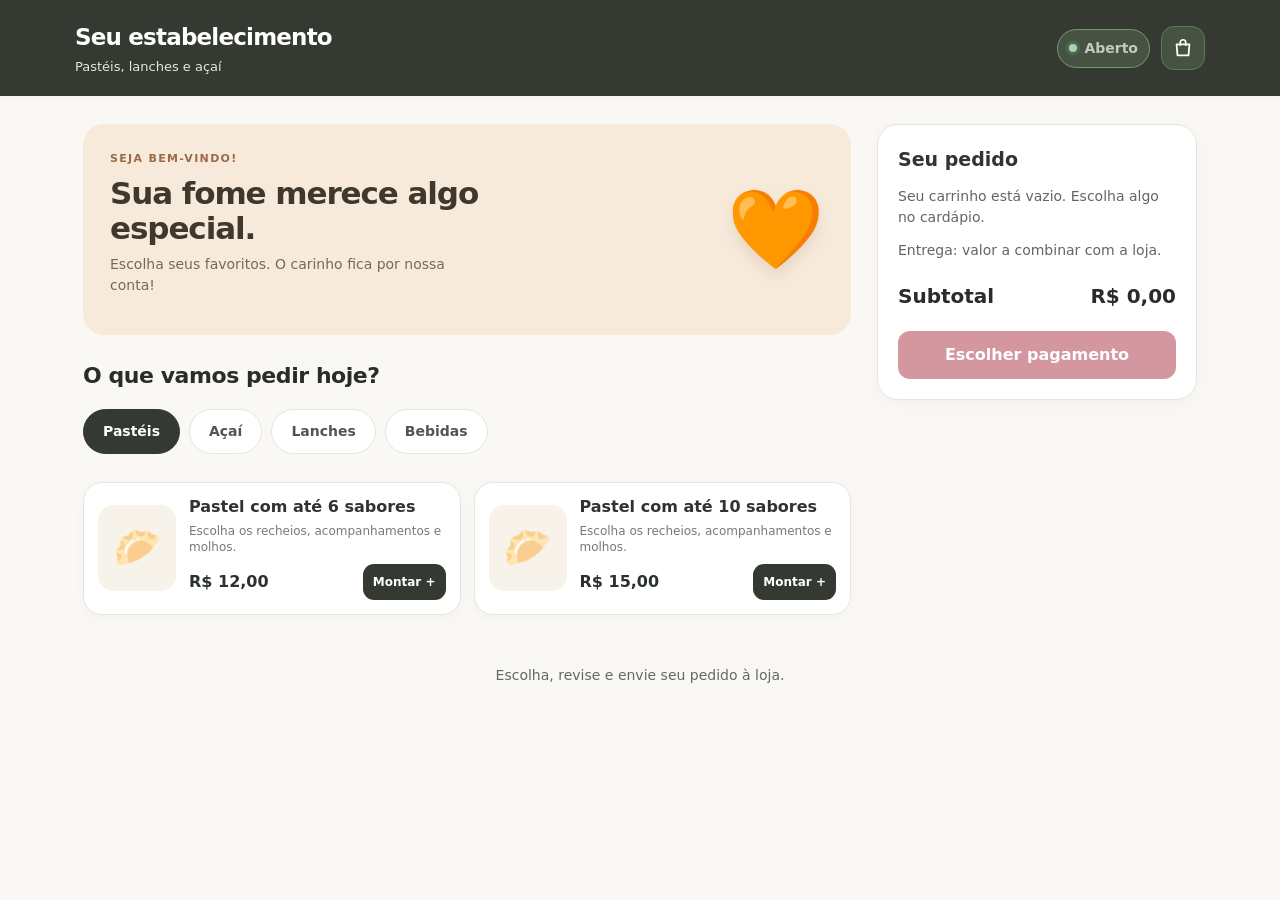
<file: index.html>
<!DOCTYPE html><html lang="pt-BR"><meta charset="UTF-8"><meta name="viewport" content="width=device-width, initial-scale=1"><title>Cardápio • Delivery</title><style>
*{box-sizing:border-box}body{margin:0;background:#f5f5f5;color:#242020;font:16px/1.5 system-ui}header{background:#771b25;color:white;padding:22px 5%;display:flex;justify-content:space-between;align-items:center}h1,h2,h3,p{margin:0 0 12px}h1{font-size:26px}button,input,textarea{font:inherit}button{cursor:pointer;border:0;border-radius:10px;padding:12px 16px;background:#771b25;color:white;font-weight:650}button:disabled{opacity:.5;cursor:default}button.secondary{background:#eee;color:#333}main{max-width:1250px;margin:auto;padding:28px;display:grid;grid-template-columns:1fr 350px;gap:30px}.intro{display:flex;align-items:center;justify-content:space-between;background:#ffe7a0;border-radius:16px;padding:24px;margin-bottom:24px}.intro img{width:145px;height:135px;object-fit:cover;border-radius:12px}.intro h2{font-size:30px}nav{display:flex;gap:8px;flex-wrap:wrap;margin-bottom:24px}nav button{background:white;color:#333}nav button.active{background:#771b25;color:white}.grid{display:grid;grid-template-columns:repeat(2,1fr);gap:14px}.card,aside{background:white;border:1px solid #e5e1e1;border-radius:14px;padding:20px}.card{display:flex;flex-direction:column;align-items:start}.card p{color:#666;font-size:14px;flex:1}.card strong{margin-bottom:14px;font-size:18px}.card button{width:100%}aside{position:sticky;top:20px;align-self:start}.muted{color:#686363;font-size:14px}.line{padding:14px 0;border-bottom:1px solid #eee}.qty{display:flex;gap:12px;align-items:center;margin-top:10px}.qty button{padding:4px 12px}.total{display:flex;justify-content:space-between;margin:20px 0;font-size:20px;font-weight:750}dialog{border:0;border-radius:18px;padding:25px;width:min(650px,94vw);max-height:90vh;overflow:auto}dialog::backdrop{background:#0009}.close{float:right;background:#eee;color:#333;padding:6px 12px}label{display:block;margin:12px 0 5px}input,textarea{width:100%;padding:11px;border:1px solid #bbb;border-radius:8px}input[type=checkbox],input[type=radio]{width:auto}.payment-option{padding:14px;background:#f5f5f5;border-radius:10px} [hidden]{display:none!important}.options{display:grid;grid-template-columns:1fr 1fr;gap:5px}.options label{background:#f5f5f5;padding:9px;border-radius:8px;margin:0;font-size:14px}.actions{display:flex;gap:10px;margin-top:20px;flex-wrap:wrap}.fields{display:grid;grid-template-columns:1fr 1fr;gap:0 15px}pre{white-space:pre-wrap;overflow-wrap:anywhere;background:#dcf8d3;color:#152b18;border:1px solid #c6e6bd;padding:20px;border-radius:10px;font:15px/1.55 system-ui}pre strong{font-weight:750}#review{width:min(540px,94vw)}.error{color:#a01929}.wide{width:100%}details{margin-top:20px}summary{cursor:pointer;font-size:14px}footer{text-align:center;padding:22px;color:#666;font-size:14px}@media(max-width:800px){main{grid-template-columns:1fr;padding:16px;gap:20px}aside{position:static}.intro{padding:18px}.intro h2{font-size:24px}.intro img{width:100px;height:100px}.grid{gap:10px}.card{padding:15px}.fields{grid-template-columns:1fr}header{padding:18px}h1{font-size:22px}}@media(max-width:400px){.grid{grid-template-columns:1fr}.options{grid-template-columns:1fr}}

body{background:#f6f7f9;color:#253044}header{background:#fff;color:#253044;border-bottom:1px solid #e8ebf0}header span{font-size:14px;color:#727b8b}.intro{background:#fff;border:1px solid #e8ebf0;box-shadow:0 8px 24px #26324b06}.intro h2{font-size:28px}.card,aside{border-color:#e8ebf0;border-radius:18px;box-shadow:0 6px 20px #26324b04}.card{transition:transform .15s,box-shadow .15s}.card:hover{transform:translateY(-2px);box-shadow:0 12px 25px #26324b0c}.card p{color:#727b8b}button{background:#aa3042;border-radius:12px;transition:background .15s,transform .15s}button:hover{filter:brightness(.96)}button:focus-visible,input:focus-visible,textarea:focus-visible{outline:3px solid #bd718666;outline-offset:3px}nav button{border:1px solid #e8ebf0}nav button.active{background:#aa3042;border-color:#aa3042}dialog{padding:28px;border-radius:24px;box-shadow:0 24px 80px #19253f30}dialog::backdrop{background:#17223866;backdrop-filter:blur(4px)}input,textarea{border-color:#dce1e8;background:#fff}input[type=checkbox],input[type=radio]{accent-color:#aa3042}.options label{background:#fff;border:1px solid #e4e8ed;padding:12px;transition:border-color .15s}.options label:has(input:checked){border-color:#aa3042;background:#fff3f5}.options label:has(input:disabled:not(:checked)){opacity:.45}.counter{font-size:14px;color:#68758a;margin:4px 0 12px}.counter.full{color:#aa3042}.payment-option{display:flex;gap:14px;align-items:center;background:#fff;border:1px solid #e4e8ed;padding:16px;cursor:pointer;transition:.15s}.payment-option:has(input:checked){border-color:#aa3042;background:#fff3f5;box-shadow:0 0 0 1px #aa3042}.pay-icon{display:flex;align-items:center;justify-content:center;width:46px;height:46px;flex-shrink:0;background:#f2f4f8;border-radius:12px;font-size:25px}.pay-icon.pix{color:#168a7e;background:#e7f7f2}.pay-text{flex:1}.pay-text strong,.pay-text small{display:block}.pay-text small{color:#738096;font-size:14px;font-weight:400}.checkout-section{margin:20px 0;border-bottom:1px solid #e9edf2;padding-bottom:18px}.checkout-section h3{font-size:16px;margin-bottom:10px}.checkout-section p{margin:6px 0;font-size:15px}.checkout-item{padding:12px 0}.checkout-item+.checkout-item{border-top:1px solid #edf0f5}.checkout-item p{color:#66748a;font-size:14px}.checkout-total{display:flex;justify-content:space-between;font-size:22px;font-weight:750;margin-bottom:8px}.checkout-code{font-size:14px;color:#738096}#review{width:min(600px,94vw)}#review .actions{display:grid;grid-template-columns:1fr 1fr}#review #send{grid-column:1/-1;background:#16834d}#review #copy{grid-column:1/-1;background:#f4f6f9;color:#69758a}@media(prefers-reduced-motion:reduce){*{transition:none!important}}@media(max-width:500px){dialog{padding:20px}.intro h2{font-size:24px}.pay-icon{width:40px;height:40px}.card h3{font-size:17px}}
.fulfillment{border:0;padding:0;margin:20px 0}.fulfillment legend{font-weight:650;margin-bottom:6px}.fulfillment .payment-option{margin:10px 0} .brand{display:flex;align-items:center;gap:16px}.brand img{width:64px;height:64px;border-radius:16px;object-fit:contain;background:white;border:1px solid #e8ebf0}.brand p{margin:4px 0 0}.config-status{max-width:1200px;margin:16px auto;padding:0 24px}#newOrder{grid-column:1/-1;background:white;color:#69758a;border:1px solid #e4e8ed}@media(max-width:600px){header{gap:12px;align-items:flex-start}header>span{display:none}.brand img{width:52px;height:52px}.brand h1{font-size:22px}} :root{--brand-primary:#aa3042}button,nav button.active{background:var(--brand-primary)}.payment-option:has(input:checked),.options label:has(input:checked){border-color:var(--brand-primary)}input[type=radio],input[type=checkbox]{accent-color:var(--brand-primary)} </style><link rel="stylesheet" href="./assets/mobile-first.css"><style id="v03-header-enhancements">
.header-actions{display:flex;align-items:center;gap:11px}
.store-status{display:inline-flex;align-items:center;gap:7px;border:1px solid #7b9577;border-radius:999px;padding:8px 11px;background:#465343;color:#e7f5df;font-size:12px;font-weight:700;white-space:nowrap}
.status-dot{width:8px;height:8px;border-radius:50%;background:#a5d6a7;box-shadow:0 0 0 3px #a5d6a722}
.store-status.is-closed{background:#4c4140;border-color:#927b78;color:#f6d9d6}
.store-status.is-closed .status-dot{background:#e4a6a0;box-shadow:0 0 0 3px #e4a6a022}
.header-cart{position:relative!important;display:inline-flex!important;align-items:center;justify-content:center;min-width:44px;min-height:44px;padding:9px!important;border:1px solid #677362!important;background:#465343!important;border-radius:13px!important;color:#fff!important}
.header-cart:hover{background:#55644f!important}
.header-cart-count{position:absolute;right:-7px;top:-8px;min-width:20px;height:20px;padding:0 5px;border-radius:999px;background:#f7dfb4;color:#30352d;display:grid;place-items:center;font-size:11px;font-weight:800;border:2px solid #343a31}
.header-cart-count[hidden]{display:none!important}
#mobileCartBar,#mobileCartBar *{color:#fff!important}
#mobileCartBar{background:#343a31!important;border:1px solid #586455!important}
#mobileCartBar button{color:#fff!important;background:#343a31!important;border:1px solid #899588!important}
#mobileCartBar small,#mobileCartBar .mobile-cart-copy small{color:#e0e9dc!important}
@media(max-width:430px){.header-actions{gap:7px}.store-status{padding:7px 9px}.header-cart{min-width:42px;min-height:42px}}
</style><style id="v03-warm">
:root{--warm-forest:#343a31;--warm-cream:#faf8f4;--warm-sand:#f8eadb;--warm-ink:#292c29;--warm-border:#e9e4dc}
html{background:var(--warm-cream)}body{background:var(--warm-cream)!important;color:var(--warm-ink)!important}
header{background:var(--warm-forest)!important;color:#fff!important;padding:20px max(18px,calc((100vw - 1130px)/2))!important;border:0!important;gap:12px}
header .brand{gap:13px}header .brand h1{font-size:23px!important;letter-spacing:-.035em;color:#fff!important;margin-bottom:2px!important}
header .brand p{font-size:13px!important;color:#e4e8db!important;margin:0!important}
header .brand img{width:60px;height:60px;border-radius:50%!important;border:3px solid #e9e2d1!important;object-fit:cover;background:#f5e7d2!important}
.header-service{font-size:12px!important;color:#e2e9d8!important;white-space:nowrap;background:#465343;border-radius:999px;padding:7px 12px}
main{max-width:1170px!important;gap:26px!important}
.intro{background:var(--warm-sand)!important;border:0!important;border-radius:21px!important;padding:27px!important;min-height:180px;box-shadow:none!important}
.hero-eyebrow{color:#9a6b46!important;letter-spacing:.1em;font-size:11px!important}
.intro h2{color:#3e382e!important;font-size:31px!important;line-height:1.15;max-width:430px}
.intro p{color:#77685a!important;font-size:14px!important;max-width:430px}
.hero-symbol{font-size:78px!important}
.section-heading{color:#292c29;font-size:22px!important;margin:24px 0 15px!important}
nav{margin-bottom:14px!important;gap:9px!important}
nav button{border:1px solid var(--warm-border)!important;border-radius:999px!important;background:#fff!important;color:#505650!important;padding:11px 19px!important;font-weight:650}
nav button.active{background:var(--warm-forest)!important;border-color:var(--warm-forest)!important;color:#fff!important}
.grid{gap:13px!important}
.card{border:1px solid var(--warm-border)!important;border-radius:19px!important;padding:14px!important;background:#fff!important;box-shadow:0 3px 13px #2d281c07!important}
.card h3{color:#30342f!important;font-size:16px!important}
.card p{color:#747b72!important;font-size:12px!important}
.product-icon{background:#f7f2ea!important;border-radius:15px!important}
.product-bottom strong{color:#2b312b!important;font-size:16px!important}
.product-bottom button,.card button{background:var(--warm-forest)!important;color:#fff!important;border-radius:11px!important;font-weight:700}
aside{background:#fff!important;border:1px solid var(--warm-border)!important;border-radius:21px!important;box-shadow:0 4px 18px #27241a08!important}
aside h2{color:#30362e!important}
#mobileCartBar{background:var(--warm-forest)!important;border-radius:16px!important;box-shadow:0 10px 30px #1c281d30!important}
#mobileCartBar button{background:var(--warm-forest)!important}
dialog{border-radius:22px!important;border:1px solid var(--warm-border)!important}
button:focus-visible,a:focus-visible,input:focus-visible{outline:3px solid #b58d55!important;outline-offset:2px}
@media(max-width:800px){
 header{padding:14px 16px!important}
 header .brand h1{font-size:19px!important}
 header .brand img{width:51px;height:51px}
 .header-service{font-size:0!important;padding:7px!important}
 .header-service::before{content:"●";font-size:12px;color:#a5d6a7}
 main{padding:15px!important}
 .intro{min-height:156px!important;padding:21px!important;margin-bottom:20px!important}
 .intro h2{font-size:26px!important;max-width:260px}
 .intro p{font-size:13px!important;max-width:260px}
 .hero-symbol{font-size:54px!important}
 .section-heading{font-size:20px!important}
 .grid{grid-template-columns:1fr!important;gap:11px!important}
 .card{gap:13px!important;padding:12px!important}
 .product-icon{flex-basis:80px!important;width:80px!important;height:88px!important}
}
@media(min-width:600px) and (max-width:800px){.grid{grid-template-columns:1fr 1fr!important}.product-icon{flex-basis:65px!important;width:65px!important}}
@media(prefers-reduced-motion:reduce){*{scroll-behavior:auto!important}}
</style><style id="mobile-v02">
:root{--brand-primary:#aa3042}
body{background:#faf9f6;color:#262a2d}
header{background:#252824;color:#fff;border-bottom:0;padding:15px 5%}
header span{color:#c5c9c1}header .brand h1{font-size:20px;margin:0;color:#fff}header .brand p{color:#c4c7bf;font-size:12px}
.brand img{background:#424a40;border-color:#555;border-radius:13px}
main{max-width:1130px;grid-template-columns:minmax(0,1fr) 320px;gap:24px}
.intro{background:#f7eede;border:0;box-shadow:none;min-height:150px;padding:25px;overflow:hidden}
.hero-eyebrow{display:block;font-size:11px;font-weight:800;letter-spacing:.12em;color:#966c3b;margin-bottom:8px}
.intro h2{font-size:30px;color:#2c2b27;letter-spacing:-.035em;margin-bottom:7px}
.intro p{color:#6a6258;max-width:340px;font-size:14px}
.hero-symbol{font-size:78px;line-height:1;filter:drop-shadow(0 8px 7px #6b4c2820)}
.section-heading{font-size:19px;letter-spacing:-.02em;margin:20px 0 12px}
nav{gap:8px;flex-wrap:nowrap;overflow-x:auto;scrollbar-width:none;padding:2px 0 14px;margin-bottom:7px}
nav button{flex-shrink:0;border-radius:999px;padding:10px 17px;background:#fff;border:1px solid #e7e6e2;color:#454b48;font-size:14px}
nav button.active{background:var(--brand-primary);color:#fff;border-color:var(--brand-primary)}
.grid{grid-template-columns:1fr 1fr;gap:12px}
.card{display:flex;flex-direction:row;align-items:center;gap:13px;min-width:0;border:1px solid #e9e8e5;border-radius:17px;padding:13px;box-shadow:none;background:#fff}
.card:hover{transform:none;box-shadow:0 4px 18px #2222220b}
.product-icon{flex:0 0 78px;width:78px;height:86px;background:#f5f3ee;border-radius:13px;display:grid;place-items:center;font-size:39px}
.product-info{min-width:0;flex:1}
.card h3{font-size:15px;margin:0 0 5px;line-height:1.3}
.card p{font-size:12px;color:#777a78;line-height:1.35;margin:0 0 9px}
.product-bottom{display:flex;justify-content:space-between;align-items:center;gap:7px}
.product-bottom strong{font-size:15px;color:#272c28;margin:0}
.product-bottom button{font-size:12px;padding:9px 10px;border-radius:10px;width:auto;white-space:nowrap;min-height:36px}
aside{border-radius:18px;box-shadow:none;border:1px solid #e9e8e5}
aside h2{font-size:19px}
@media(max-width:800px){
header{padding:13px 16px}
main{display:block;padding:14px}
.intro{padding:18px;min-height:125px;margin-bottom:17px}
.intro h2{font-size:25px}.intro p{font-size:13px}.hero-symbol{font-size:58px}
.section-heading{margin:15px 0 10px;font-size:18px}
.grid{grid-template-columns:1fr;gap:10px}
.card{padding:12px;gap:12px}
.product-icon{width:76px;flex-basis:76px;height:84px}
.card h3{font-size:15px}
.card p{font-size:12px}
aside{margin-top:22px}
}
@media(min-width:600px) and (max-width:800px){.grid{grid-template-columns:1fr 1fr}.product-icon{width:62px;flex-basis:62px}}
</style><header><div class="brand"><img id="businessLogo" hidden alt=""><div><h1 id="businessName">Carregando cardápio…</h1><p id="businessDescription" class="muted"></p></div></div><div class="header-actions"><span class="store-status" id="storeStatus" role="status"><span class="status-dot"></span><span id="storeStatusText">Aberto</span></span><button type="button" id="headerCartButton" class="header-cart" aria-label="Abrir carrinho, 0 itens" title="Ver carrinho"><svg width="22" height="22" viewBox="0 0 24 24" fill="none" stroke="currentColor" stroke-width="1.9" stroke-linecap="round" stroke-linejoin="round" aria-hidden="true"><path d="M5 8h14l-1 12H6L5 8Z"/><path d="M9 9V6a3 3 0 0 1 6 0v3"/></svg><span id="headerCartCount" class="header-cart-count" hidden>0</span></button></div></header><p id="configStatus" class="config-status" role="status">Carregando informações do estabelecimento…</p><main><section><div class="intro"><div><span class="hero-eyebrow">SEJA BEM-VINDO!</span><h2>Sua fome merece algo especial.</h2><p>Escolha seus favoritos. O carinho fica por nossa conta!</p></div><div class="hero-symbol" aria-hidden="true">🧡</div></div><h2 class="section-heading">O que vamos pedir hoje?</h2><nav id="nav" aria-label="Categorias"></nav><div id="products" class="grid"></div></section><aside><h2>Seu pedido</h2><div id="cart"></div><p class="muted">Entrega: valor a combinar com a loja.</p><div class="total"><span>Subtotal</span><span id="total"></span></div><button class="wide" id="checkout">Escolher pagamento</button></aside></main><footer>Escolha, revise e envie seu pedido à loja.</footer><dialog id="custom"><button class="close" type="button" onclick="this.parentElement.close()" aria-label="Fechar">×</button><form id="customForm"><h2 id="customTitle"></h2><div id="choices"></div><label for="notes">Observações do item</label><textarea id="notes" rows="2" maxlength="400" placeholder="Alguma preferência?"></textarea><p id="customError" class="error" role="alert"></p><div class="actions"><button type="submit">Adicionar ao pedido · <span id="customPrice"></span></button></div></form></dialog><dialog id="payment"><button class="close" type="button" onclick="this.parentElement.close()" aria-label="Fechar">×</button><h2>Como deseja pagar?</h2><form id="paymentForm"><label class="payment-option"><span class="pay-icon pix" aria-hidden="true">◈</span><span class="pay-text"><strong>PIX</strong><small>Rápido e prático</small></span><input type="radio" name="method" value="PIX" required></label><label class="payment-option"><span class="pay-icon " aria-hidden="true">💳</span><span class="pay-text"><strong>Cartão de crédito</strong><small>Pague no crédito</small></span><input type="radio" name="method" value="CARTÃO DE CRÉDITO"></label><label class="payment-option"><span class="pay-icon " aria-hidden="true">💳</span><span class="pay-text"><strong>Cartão de débito</strong><small>Pague no débito</small></span><input type="radio" name="method" value="CARTÃO DE DÉBITO"></label><label class="payment-option"><span class="pay-icon " aria-hidden="true">💵</span><span class="pay-text"><strong>Dinheiro</strong><small>Informe se precisa de troco</small></span><input type="radio" name="method" value="DINHEIRO"></label><div id="cashFields" hidden><label for="needsChange"><input id="needsChange" type="checkbox"> Preciso de troco</label><div id="cashAmountBox" hidden><label for="cashAmount">Troco para quanto? (R$)</label><input id="cashAmount" type="number" min="0.01" step="0.01" inputmode="decimal" placeholder="Ex.: 50,00"><p class="muted">O troco final depende do valor da entrega, que será confirmado pela loja.</p></div></div><p class="muted">A escolha será informada à loja. Não há cobrança pelo site.</p><p id="paymentError" class="error" role="alert"></p><button type="submit">Continuar para dados de entrega</button></form></dialog><dialog id="delivery"><button class="close" type="button" onclick="this.parentElement.close()" aria-label="Fechar">×</button><h2>Seus dados</h2><form id="deliveryForm"><div class="fields"><div><label for="name">Nome do cliente *</label><input id="name" name="name" required autocomplete="name" maxlength="100"></div><div><label for="phone">Telefone de contato *</label><input id="phone" name="phone" type="tel" required autocomplete="tel" maxlength="15" inputmode="numeric" placeholder="(81) 99999-9999" pattern="\([1-9][0-9]\) 9[0-9]{4}-[0-9]{4}" title="Informe DDD com 2 dígitos e celular com 9 dígitos, começando por 9."></div></div><fieldset class="fulfillment"><legend>Como deseja receber?</legend><label class="payment-option"><span aria-hidden="true">🛵</span><span class="pay-text"><strong>Entrega</strong><small>Receber no seu endereço</small></span><input type="radio" name="fulfillment" value="delivery" required></label><label class="payment-option"><span aria-hidden="true">🛍️</span><span class="pay-text"><strong>Retirada</strong><small>Buscar na loja</small></span><input type="radio" name="fulfillment" value="pickup"></label></fieldset><div id="addressFields" class="fields" hidden><div><label for="street">Rua *</label><input id="street" name="street" disabled autocomplete="address-line1" maxlength="150"></div><div><label for="number">Número da casa *</label><input id="number" name="number" disabled placeholder="Número ou S/N" maxlength="20"></div><div><label for="district">Bairro *</label><input id="district" name="district" disabled maxlength="100"></div><div><label for="reference">Ponto de referência</label><input id="reference" name="reference" disabled maxlength="150"></div></div><p class="muted">Seus dados são usados no pedido e salvos neste navegador para recuperar o preenchimento.</p><p id="deliveryError" class="error" role="alert"></p><div class="actions"><button type="button" id="backPayment" class="secondary">Voltar ao pagamento</button><button type="submit">Revisar pedido</button></div></form></dialog><dialog id="review"><button class="close" type="button" onclick="this.parentElement.close()" aria-label="Fechar">×</button><h2>Revise seu pedido</h2><div id="checkoutSummary"></div><p class="muted">Tudo certo? Envie seu pedido pelo WhatsApp e aguarde a confirmação da loja.</p><p id="sendError" class="error" role="alert"></p><div class="actions"><button id="newOrder" class="secondary">Fazer novo pedido</button><button id="send">Enviar pelo WhatsApp</button><button id="copy" class="secondary">Copiar comanda</button><button id="editPayment" class="secondary">Editar pagamento</button><button id="edit" class="secondary">Editar entrega</button></div></dialog><script>
let business=null;
const STORE_WHATSAPP=()=>business?.whatsapp||'';
const money=v=>v.toLocaleString('pt-BR',{style:'currency',currency:'BRL'});
const products=[['Pastel com até 6 sabores',12,'Pastéis','Escolha os recheios, acompanhamentos e molhos.','pastel',6],['Pastel com até 10 sabores',15,'Pastéis','Escolha os recheios, acompanhamentos e molhos.','pastel',10],['Açaí 300 ml',10,'Açaí','Até 4 acompanhamentos, 2 frutas e 1 calda.','acai',4],['Açaí 500 ml',15,'Açaí','Até 6 acompanhamentos, 2 frutas e 2 caldas.','acai',6],['Coxinha de frango',6,'Lanches','',null],['Coxinha de charque com requeijão',8.5,'Lanches','',null],['Batata especial P',12,'Lanches','Com cheddar e bacon.',null],['Batata especial M',15,'Lanches','Com cheddar e bacon.',null],['Batata simples P',7,'Lanches','',null],['Batata simples M',10,'Lanches','',null],['Empada doce',5,'Lanches','',null],['Guaraná Antarctica 1 litro',7,'Bebidas','',null],['Coca-Cola 1,5 litro',11,'Bebidas','',null],['Coca-Cola 350 ml',6,'Bebidas','',null],['Coca-Cola Zero 350 ml',6,'Bebidas','',null],['Guaraná Antarctica 200 ml',3.5,'Bebidas','',null],['Fanta 250 ml',4,'Bebidas','',null],['Suco de maracujá 300 ml',6,'Bebidas','',null],['Suco de acerola 300 ml',6,'Bebidas','',null]];
const flavors=['Bacon','Calabresa','Camarão','Carne moída','Cream cheese','Charque','Catupiry','Cheddar','Frango','Ovo de codorna','Presunto','Queijo coalho','Queijo mussarela','Carne de sol'];
const sides=['Paçoca','Leite em pó','Granola','Amendoim picado','Farelo de amendoim','Creme de avelã','Sucrilhos','Jujuba','M&M'];const extras=['Banana','Uva','Chocoball','Jujuba','Sucrilhos','M&M','Paçoca','Leite em pó','Granola','Amendoim picado','Farelo de amendoim','Creme de avelã'];let cart=[],selected,category='Pastéis',command='',orderId='',orderDate=null,paymentChoice=null,shopName='',orderUid='',lastCustomer={};
const $=id=>document.getElementById(id);const esc=s=>String(s).replace(/[&<>"']/g,c=>({'&':'&amp;','<':'&lt;','>':'&gt;','"':'&quot;',"'":'&#39;'}[c]));
function render(){ $('nav').innerHTML=['Pastéis','Açaí','Lanches','Bebidas'].map(c=>`<button class="${c===category?'active':''}" onclick="category='${c}';render()">${c}</button>`).join('');$('products').innerHTML=products.map((p,i)=>p[2]===category?`<article class="card"><div class="product-icon" aria-hidden="true">${p[2]==='Pastéis'?'🥟':p[2]==='Açaí'?'🍧':p[2]==='Bebidas'?'🥤':'🍟'}</div><div class="product-info"><h3>${p[0]}</h3><p>${p[3]||'Preparado com carinho para você.'}</p><div class="product-bottom"><strong>${money(p[1])}</strong><button aria-label="${p[4]?'Montar':'Adicionar'} ${p[0]}" onclick="choose(${i})">${p[4]?'Montar +':'Adicionar +'}</button></div></div></article>`:'').join('');$('cart').innerHTML=cart.length?cart.map((p,i)=>`<div class="line"><b>${esc(p.name)}</b><div class="muted">${esc(p.details)}</div><div class="qty"><button aria-label="Diminuir quantidade de ${esc(p.name)}" onclick="change(${i},-1)">−</button><span>${p.qty}</span><button aria-label="Aumentar quantidade de ${esc(p.name)}" onclick="change(${i},1)">+</button><strong style="margin-left:auto">${money(p.price*p.qty)}</strong></div></div>`).join(''):'<p class="muted">Seu carrinho está vazio. Escolha algo no cardápio.</p>';$('total').textContent=money(cart.reduce((t,p)=>t+p.price*p.qty,0));$('checkout').disabled=!cart.length||!business;persistDraft()}
function change(i,d){cart[i].qty+=d;if(!cart[i].qty)cart.splice(i,1);render()}
function group(title,values,key,limit,extra=false){return `<h3 style="margin-top:20px">${title}</h3>${limit?`<p class="counter" data-counter="${key}" aria-live="polite">0 de ${limit} selecionados</p>`:''}<div class="options" ${limit?`data-limit="${limit}" data-key="${key}"`:''}>${values.map(v=>`<label><input type="checkbox" name="${key}" value="${esc(v)}" data-extra="${extra?1:0}"> ${v}${extra?' + R$ 1,50':''}</label>`).join('')}</div>`}
function choose(i){selected=products[i];if(!selected[4]){add(selected[0],selected[1],'');return}$('customTitle').textContent=selected[0];$('notes').value='';$('customError').textContent='';if(selected[4]==='pastel'){$('choices').innerHTML=group('Recheios',flavors,'flavors',selected[5])+group('Acompanhamentos',['Tomate','Cebola','Uva passa','Orégano','Ervilha','Milho'],'sides')+group('Molhos',['Ketchup','Maionese','Mostarda','Barbecue','Maionese temperada','Creme de alho'],'sauces')+'<label><input type="checkbox" name="mayo"> Maionese temperada extra (+ R$ 2,00)</label><h3>Repetir recheios</h3><p class="muted">Cada repetição custa R$ 2,00 e conta no limite de sabores. Camarão, carne de sol e charque não podem ser repetidos.</p><div class="options">'+flavors.filter(v=>!['Camarão','Carne de sol','Charque'].includes(v)).map(v=>`<label>${v}<input type="number" min="0" max="${selected[5]-1}" value="0" name="repeat" data-flavor="${v}" aria-label="Repetições de ${v}"></label>`).join('')+'</div>'}else{$('choices').innerHTML=group('Frutas',['Banana','Uva'],'fruits',2)+group('Acompanhamentos',sides,'sides',selected[5])+group('Caldas',['Leite condensado','Chocolate','Morango'],'sauces',selected[5]===4?1:2)+group('Adicionais',extras,'extras',null,true)}$('customPrice').textContent=money(selected[1]);syncLimits();$('custom').showModal()}
function vals(key){return [...$('customForm').querySelectorAll(`input[name="${key}"]:checked`)].map(x=>x.value)}
function price(){return selected[1]+vals('extras').length*1.5+($('customForm').querySelector('[name=mayo]:checked')?2:0)+[...$('customForm').querySelectorAll('[name=repeat]')].reduce((t,x)=>t+Number(x.value||0)*2,0)}

function syncLimits(){
const form=$('customForm');const repeatInputs=[...form.querySelectorAll('[name=repeat]')];
for(const input of repeatInputs){const active=vals('flavors').includes(input.dataset.flavor);if(!active)input.value=0;input.disabled=!active;input.value=String(Math.max(0,Math.trunc(Number(input.value)||0)))}
let repeats=repeatInputs.reduce((t,x)=>t+Number(x.value),0);
if(selected[4]==='pastel'){let spare=Math.max(0,selected[5]-vals('flavors').length);for(const input of repeatInputs){input.value=String(Math.min(Number(input.value),spare));spare-=Number(input.value)}repeats=repeatInputs.reduce((t,x)=>t+Number(x.value),0);for(const input of repeatInputs)input.max=String(Math.max(0,selected[5]-vals('flavors').length-repeats+Number(input.value)))}
for(const group of form.querySelectorAll('[data-limit]')){const limit=Number(group.dataset.limit),key=group.dataset.key;const inputs=[...group.querySelectorAll('input[type=checkbox]')];const count=inputs.filter(x=>x.checked).length+(key==='flavors'?repeats:0);for(const input of inputs)input.disabled=!input.checked&&count>=limit;const counter=form.querySelector(`[data-counter="${key}"]`);counter.textContent=`${count} de ${limit} selecionados${count>=limit?' · Limite atingido':''}`;counter.classList.toggle('full',count>=limit)}
$('customPrice').textContent=money(price());
}
$('customForm').addEventListener('input',syncLimits);

$('customForm').onsubmit=e=>{e.preventDefault();let f=vals('flavors'),s=vals('sides'),c=vals('sauces'),fr=vals('fruits'),ex=vals('extras');let repeats=[...$('customForm').querySelectorAll('[name=repeat]')].filter(x=>Number(x.value)>0);let r=repeats.reduce((t,x)=>t+Number(x.value),0);let error='';if(selected[4]==='pastel'){if(!f.length)error='Escolha pelo menos um recheio.';else if(f.length+r>selected[5])error='A quantidade de sabores ultrapassa o limite deste pastel.';else if(repeats.some(x=>!f.includes(x.dataset.flavor)))error='Selecione o recheio antes de pedir a repetição.'}else if(s.length>selected[5]||c.length>(selected[5]===4?1:2)||fr.length>2)error='A quantidade de acompanhamentos ou caldas ultrapassa o limite.';if(error){$('customError').textContent=error;return}let details=[];for(const [label,v] of [['Sabores',f],['Frutas',fr],['Acompanhamentos',s],[selected[4]==='acai'?'Caldas':'Molhos',c],['Adicionais',ex]])if(v.length)details.push(label+': '+v.join(', '));if(r)details.push('Repetições: '+repeats.map(x=>x.dataset.flavor+' +'+x.value).join(', '));if($('customForm').querySelector('[name=mayo]:checked'))details.push('Adicional: Maionese temperada extra');if($('notes').value.trim())details.push('Observação: '+$('notes').value.trim());add(selected[0],price(),details.join(' • '));$('custom').close()};
function add(name,price,details){let same=cart.find(x=>x.name===name&&x.details===details&&x.price===price);if(same)same.qty++;else cart.push({name,price,details,qty:1});render();if(typeof suggestDrink==='function')suggestDrink(name)}

const subtotal=()=>cart.reduce((t,p)=>t+p.qty*p.price,0);
function validatePayment(method,needsChange,amount,total){if(!['PIX','CARTÃO DE CRÉDITO','CARTÃO DE DÉBITO','DINHEIRO'].includes(method))return 'Escolha uma forma de pagamento.';if(method==='DINHEIRO'&&needsChange&&(!Number.isFinite(amount)||amount<total||amount<=0))return 'Informe um valor para troco igual ou maior que o subtotal.';return ''}
function syncCash(){const isCash=$('paymentForm').querySelector('[name=method]:checked')?.value==='DINHEIRO';$('cashFields').hidden=!isCash;$('cashAmountBox').hidden=!isCash||!$('needsChange').checked;$('cashAmount').required=isCash&&$('needsChange').checked;$('paymentError').textContent=''}
$('checkout').onclick=()=>$('payment').showModal();
$('paymentForm').addEventListener('change',syncCash);
$('paymentForm').onsubmit=e=>{e.preventDefault();const method=new FormData(e.target).get('method');const needsChange=method==='DINHEIRO'&&$('needsChange').checked;const amount=Number($('cashAmount').value);const error=validatePayment(method,needsChange,amount,subtotal());if(error){$('paymentError').textContent=error;return}paymentChoice={method,needsChange,amount:needsChange?amount:null};$('payment').close();$('delivery').showModal()};
$('backPayment').onclick=()=>{$('delivery').close();$('payment').showModal()};
$('editPayment').onclick=()=>{$('review').close();$('payment').showModal()};




async function createOrderId(){
const allocate=()=>{const saved=readDraft();if(saved?.displayId)return saved.displayId;const old=Number(localStorage.getItem('delivery-order-sequence')||0);if(!Number.isSafeInteger(old)||old<0)throw Error('Invalid sequence');const next=old+1;localStorage.setItem('delivery-order-sequence',String(next));orderId='PEDIDO-#'+next;persistDraft(true);return orderId};
return navigator.locks? navigator.locks.request('delivery-order-sequence',allocate):allocate();
}
function formatCommand(items,data,id,date,payment,storeTitle){
const blocks=items.map((p,i)=>{
const lines=[`*${p.qty}X — ${p.name}*`];
if(p.details){for(const detail of p.details.split(' • ')){const at=detail.indexOf(':');if(at>=0)lines.push(`*${detail.slice(0,at)}:* ${detail.slice(at+1).trim()}`);else lines.push(detail)}}
return lines.join('\n');
});
const payLines=[`FORMA DE PAGAMENTO: ${payment.method}`];
if(payment.method==='DINHEIRO'){payLines.push(`PRECISA DE TROCO: ${payment.needsChange?'SIM':'NÃO'}`);if(payment.needsChange)payLines.push(`TROCO PARA: ${money(payment.amount)}`,data.fulfillment==='pickup'?'TROCO: '+money(payment.amount-items.reduce((t,p)=>t+p.qty*p.price,0)):'TROCO FINAL: CONFIRMAR APÓS O VALOR DA ENTREGA')}
return [`*${storeTitle||'CARDÁPIO DELIVERY'}*`,`*${id}*`,`DATA: ${date.toLocaleDateString('pt-BR')} — HORA: ${date.toLocaleTimeString('pt-BR')}`,'',`CLIENTE: ${data.name.trim()}`,`CONTATO: ${data.phone.trim()}`,'','────────────',...blocks.flatMap((b,i)=>i?['────────────',b]:[b]),'','────────────',`*SUBTOTAL: ${money(items.reduce((t,p)=>t+p.qty*p.price,0))}*`,...payLines,...(data.fulfillment==='pickup'?[]:['ENTREGA: VALOR A COMBINAR']),data.fulfillment==='pickup'?`*TOTAL FINAL: ${money(items.reduce((t,p)=>t+p.qty*p.price,0))}*`:'TOTAL FINAL: CONFIRMAR COM A LOJA',...fulfillmentLines(data)].join('\n').toLocaleUpperCase('pt-BR');
}


function syncFulfillment(){const delivery=$('deliveryForm').querySelector('[name=fulfillment]:checked')?.value==='delivery';$('addressFields').hidden=!delivery;for(const id of ['street','number','district','reference']){$(id).disabled=!delivery;$(id).required=delivery&&id!=='reference'}}
$('deliveryForm').addEventListener('change',syncFulfillment);
function fulfillmentLines(data){return data.fulfillment==='pickup'?['','*RETIRADA NA LOJA*']:['','*ENDEREÇO DE ENTREGA*',`RUA: ${data.street.trim()}`,`NÚMERO: ${data.number.trim()}`,`BAIRRO: ${data.district.trim()}`,`REFERÊNCIA: ${data.reference.trim()||'NÃO INFORMADA'}`]}
function validPhone(value){return /^[1-9]\d9\d{8}$/.test(value.replace(/\D/g,''))}
function maskPhone(value){const d=value.replace(/\D/g,'').slice(0,11);if(!d)return '';if(d.length<=2)return '('+d;return '('+d.slice(0,2)+') '+d.slice(2,7)+(d.length>7?'-'+d.slice(7):'')}
$('phone').addEventListener('input',e=>{e.target.value=maskPhone(e.target.value);e.target.setCustomValidity('')});
$('phone').addEventListener('blur',e=>{if(e.target.value)e.target.setCustomValidity(validPhone(e.target.value)?'':'Informe DDD e celular com 9 dígitos, começando por 9.')});
function renderCheckout(data){
$('checkoutSummary').innerHTML=`<div class="checkout-code">${esc(orderId)}</div><section class="checkout-section"><h3>Itens do pedido</h3>${cart.map(p=>`<div class="checkout-item"><strong>${p.qty}× ${esc(p.name)}</strong>${p.details.split(' • ').filter(Boolean).map(d=>`<p>${esc(d)}</p>`).join('')}</div>`).join('')}</section><section class="checkout-section"><div class="checkout-total"><span>Subtotal</span><span>${money(subtotal())}</span></div>${data.fulfillment==='pickup'?`<div class="checkout-total"><span>Total final</span><span>${money(subtotal())}</span></div>`:'<p class="muted">Entrega a combinar com a loja.</p>'}<h3 style="margin-top:18px">Pagamento</h3><p>${esc({'PIX':'PIX','CARTÃO DE CRÉDITO':'Cartão de crédito','CARTÃO DE DÉBITO':'Cartão de débito','DINHEIRO':'Dinheiro'}[paymentChoice.method])}</p>${paymentChoice.method==='DINHEIRO'?`<p>${paymentChoice.needsChange?'Troco para '+money(paymentChoice.amount):'Não precisa de troco'}</p>`:''}</section><section class="checkout-section"><h3>${data.fulfillment==='pickup'?'Retirada na loja':'Entrega'}</h3><p><strong>${esc(data.name)}</strong> · ${esc(data.phone)}</p>${data.fulfillment==='delivery'?`<p>${esc(data.street)}, ${esc(data.number)} · ${esc(data.district)}</p>${data.reference.trim()?`<p>Referência: ${esc(data.reference)}</p>`:''}`:'<p>Você vai buscar o pedido na loja.</p>'}</section>`;
}

$('deliveryForm').onsubmit=async e=>{e.preventDefault();const data=Object.fromEntries(new FormData(e.target));if(!['delivery','pickup'].includes(data.fulfillment)){$('deliveryError').textContent='Escolha entrega ou retirada.';return}if(Object.entries(data).some(([k,v])=>k!=='reference'&&!v.trim())){$('deliveryError').textContent='Preencha os campos obrigatórios.';return}if(!validPhone(data.phone)){$('deliveryError').textContent='Informe DDD com 2 dígitos e celular com 9 dígitos, começando por 9.';return}$('deliveryError').textContent='';if(!paymentChoice||validatePayment(paymentChoice.method,paymentChoice.needsChange,paymentChoice.amount,subtotal())){$('deliveryError').textContent='Revise a forma de pagamento e o valor para troco.';return}try{if(!orderId){orderDate=new Date();orderId=await createOrderId()}lastCustomer=data;persistDraft(true)}catch{$('deliveryError').textContent='Não foi possível salvar o pedido neste navegador. Verifique se o armazenamento está disponível e tente novamente.';return}command=formatCommand(cart,data,orderId,orderDate,paymentChoice,shopName);renderCheckout(data);$('sendError').textContent='';$('delivery').close();$('review').showModal()};

function whatsappLink(text,number=STORE_WHATSAPP()){const digits=number.replace(/\D/g,'');return 'https://wa.me/'+(digits||'')+'?text='+encodeURIComponent(text)}
$('send').onclick=()=>{try{persistDraft(true,'whatsapp_opened');window.location.assign(whatsappLink(command))}catch{$('sendError').textContent='Não foi possível salvar seu pedido. Tente novamente.'}};
$('copy').onclick=async()=>{try{await navigator.clipboard.writeText(command);$('copy').textContent='Pedido copiado'}catch{$('sendError').textContent='Não foi possível copiar. Use o botão de envio pelo WhatsApp.'}};$('edit').onclick=()=>{$('review').close();$('delivery').showModal()};
function storageKey(){return 'delivery-order-v1:'+orderUid}
function readDraft(){try{return JSON.parse(localStorage.getItem(storageKey())||'null')}catch{return null}}
function persistDraft(required=false,state){if(!orderUid||!business)return;try{const prior=readDraft();const record={schemaVersion:1,uid:orderUid,storeId:business.id,displayId:orderId,createdAt:orderDate?.toISOString()||prior?.createdAt||null,updatedAt:new Date().toISOString(),channelState:state||prior?.channelState||'draft',items:cart.map(p=>({...p})),subtotal:subtotal(),payment:paymentChoice,customer:lastCustomer,fulfillment:lastCustomer.fulfillment||null};localStorage.setItem(storageKey(),JSON.stringify(record));sessionStorage.setItem('delivery-active-order',orderUid);$('configStatus').hidden=true}catch(e){$('configStatus').hidden=false;$('configStatus').textContent='Seu navegador não está permitindo salvar o pedido para recuperação.';if(required)throw e}}
function restoreDraft(){try{orderUid=sessionStorage.getItem('delivery-active-order')||crypto.randomUUID();const saved=readDraft();if(saved?.schemaVersion===1&&saved.storeId===business.id){cart=Array.isArray(saved.items)?saved.items.filter(p=>typeof p.name==='string'&&typeof p.details==='string'&&Number.isFinite(p.price)&&p.price>=0&&Number.isInteger(p.qty)&&p.qty>0):[];orderId=saved.displayId||'';orderDate=saved.createdAt?new Date(saved.createdAt):null;paymentChoice=saved.payment||null;lastCustomer=saved.customer||{};for(const id of ['name','phone','street','number','district','reference'])$(id).value=lastCustomer[id]||'';const choice=$('deliveryForm').querySelector(`[name=fulfillment][value="${lastCustomer.fulfillment==='pickup'?'pickup':'delivery'}"]`);if(lastCustomer.fulfillment)choice.checked=true;if(paymentChoice){const radio=[...$('paymentForm').querySelectorAll('[name=method]')].find(x=>x.value===paymentChoice.method);if(radio)radio.checked=true;$('needsChange').checked=Boolean(paymentChoice.needsChange);$('cashAmount').value=paymentChoice.amount||''}syncCash();syncFulfillment()}sessionStorage.setItem('delivery-active-order',orderUid)}catch{orderUid=crypto.randomUUID()}}
for(const formId of ['deliveryForm','paymentForm'])$(formId).addEventListener('input',()=>{lastCustomer=Object.fromEntries(new FormData($('deliveryForm')));persistDraft()});
$('paymentForm').addEventListener('submit',()=>persistDraft());
$('newOrder').onclick=()=>{persistDraft();orderUid=crypto.randomUUID();orderId='';orderDate=null;cart=[];paymentChoice=null;lastCustomer={};command='';$('deliveryForm').reset();$('paymentForm').reset();syncCash();syncFulfillment();$('review').close();render()};
async function initialize(){render();try{const response=await fetch('./config/estabelecimento.json',{cache:'no-store'});if(!response.ok)throw Error('config');const config=await response.json();if(config.schemaVersion!==1||typeof config.id!=='string'||!config.id||typeof config.name!=='string'||!config.name.trim())throw Error('config');business=config;shopName=config.name.trim();$('businessName').textContent=shopName;$('businessDescription').textContent=config.description||'';document.title=shopName+' · Pedidos';if(config.theme?.primary&&/^#[0-9a-f]{6}$/i.test(config.theme.primary))document.documentElement.style.setProperty('--brand-primary',config.theme.primary);if(config.logo?.url){const url=new URL(config.logo.url,location.href);if(url.protocol==='https:'||url.origin===location.origin){$('businessLogo').src=url.href;$('businessLogo').alt=config.logo.alt||shopName;$('businessLogo').hidden=false;$('businessLogo').onerror=()=>{$('businessLogo').hidden=true}}}restoreDraft();$('configStatus').hidden=true;render()}catch{$('businessName').textContent='Cardápio indisponível';$('configStatus').hidden=false;$('configStatus').textContent='Não foi possível carregar as informações da loja. Atualize a página para tentar novamente.'}}

initialize();
</script><script defer src="./assets/mobile-cart.js"></script><script defer src="./assets/drink-suggestion.js"></script></html>
</file>
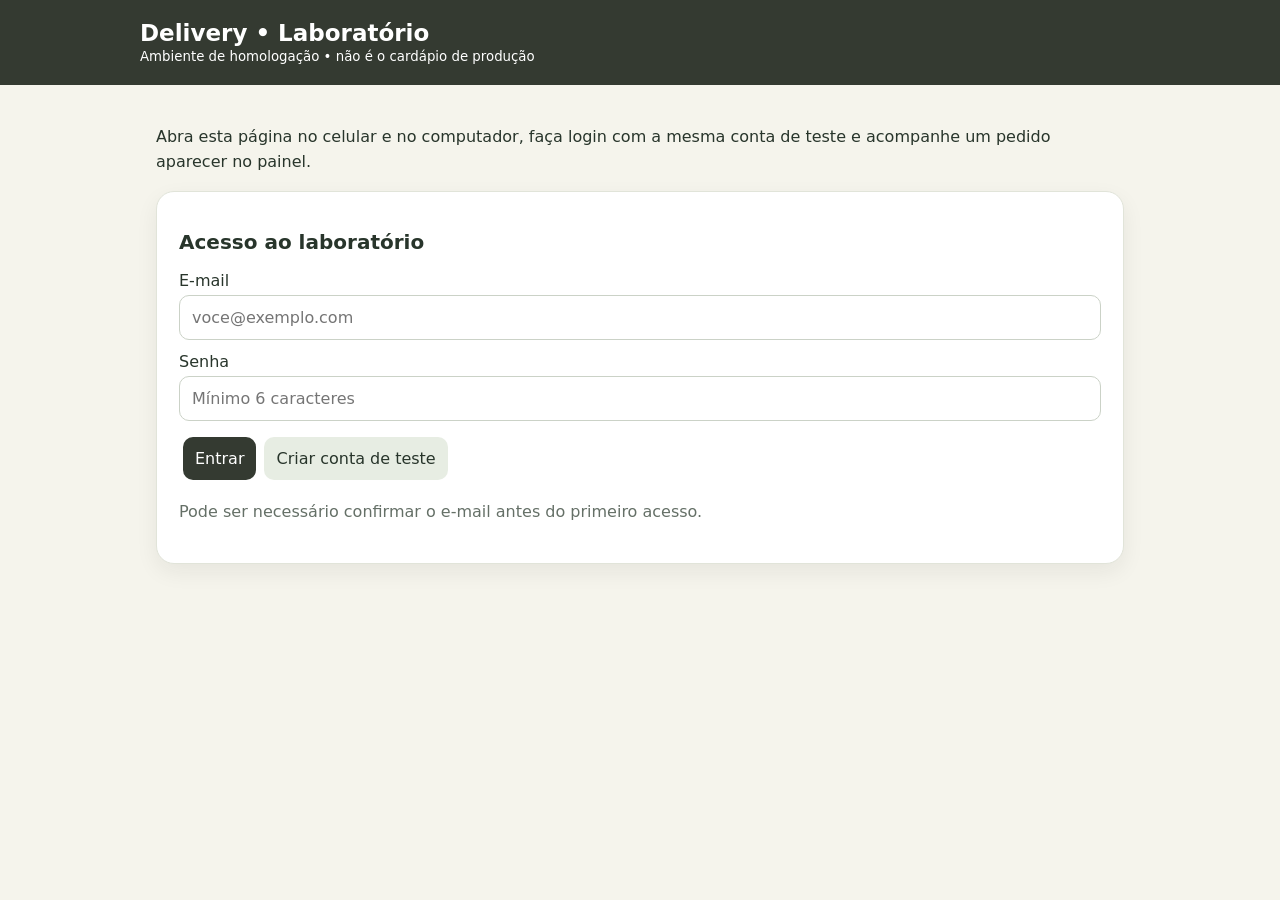
<file: laboratorio/index.html>
<!doctype html><html lang="pt-BR"><head><meta charset="utf-8"><meta name="viewport" content="width=device-width,initial-scale=1"><title>Delivery • Teste entre dispositivos</title><style>
:root{font-family:system-ui,sans-serif;color:#28352b;background:#f5f4ec}*{box-sizing:border-box}body{margin:0}header{background:#343a31;color:white;padding:20px max(20px,calc((100vw - 1000px)/2))}main{max-width:1000px;margin:auto;padding:24px 16px}h1{font-size:23px;margin:0}h2{font-size:20px}p{line-height:1.55}.muted{color:#657067}.panel{background:white;border:1px solid #e1e4d9;border-radius:18px;padding:22px;margin:16px 0;box-shadow:0 8px 22px #2221}input,select,button{font:inherit;padding:12px;border-radius:10px}input,select{border:1px solid #cbd2c7;width:100%;margin:5px 0 12px}button{border:0;background:#343a31;color:white;cursor:pointer;margin:4px}button.secondary{background:#e7ede3;color:#28352b}.tabs{display:flex;gap:8px}.tabs button{flex:1}.hide{display:none}.order{padding:15px;border:1px solid #dce2d7;border-radius:12px;margin:10px 0}.ok{color:#17652c}.error{color:#a22727}.pill{display:inline-block;background:#e4f1e2;padding:5px 10px;border-radius:100px;font-size:12px}.grid{display:grid;grid-template-columns:1fr 1fr;gap:12px}@media(max-width:600px){.grid{grid-template-columns:1fr}}#notice{min-height:25px}</style></head><body><header><h1>Delivery • Laboratório</h1><small>Ambiente de homologação • não é o cardápio de produção</small></header><main><p>Abra esta página no celular e no computador, faça login com a mesma conta de teste e acompanhe um pedido aparecer no painel.</p><section id="auth" class="panel"><h2>Acesso ao laboratório</h2><label>E-mail<input id="email" type="email" autocomplete="email" placeholder="voce@exemplo.com"></label><label>Senha<input id="password" type="password" autocomplete="current-password" placeholder="Mínimo 6 caracteres"></label><button id="login">Entrar</button><button id="signup" class="secondary">Criar conta de teste</button><p class="muted">Pode ser necessário confirmar o e-mail antes do primeiro acesso.</p></section><section id="app" class="hide"><div class="panel"><span id="who"></span><button id="logout" class="secondary">Sair</button><p class="muted">Cada conta recebe uma loja de demonstração isolada. Não utilize dados reais de clientes.</p></div><div class="tabs"><button id="tabSend">Celular: enviar pedido</button><button id="tabPanel" class="secondary">Computador: painel</button></div><section id="sendArea" class="panel"><h2>Novo pedido de teste</h2><label>Nome fictício<input id="customer" value="Cliente Teste" maxlength="100"></label><label>Produto<select id="product"></select></label><label>Quantidade<input id="quantity" type="number" min="1" max="20" value="1"></label><button id="submit">Enviar pedido</button></section><section id="panelArea" class="panel hide"><h2>Pedidos recebidos <span class="pill" id="connection">Conectando…</span></h2><p class="muted">Atualização em tempo real com sincronização periódica de segurança.</p><div id="orders">Aguardando pedidos…</div></section></section><p id="notice" role="status" aria-live="polite"></p></main><script type="module" src="./app.js"></script></body></html>
</file>
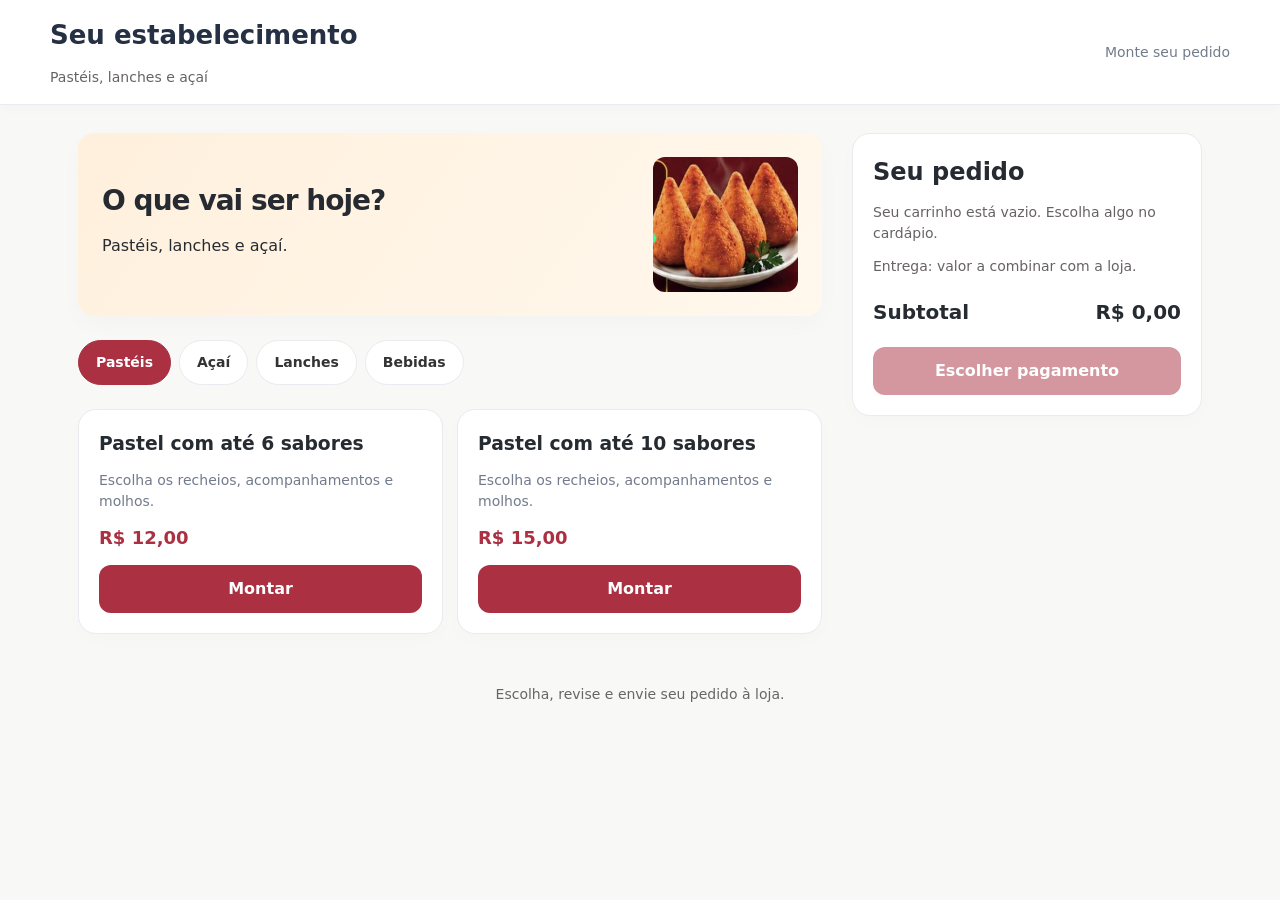
<file: preview/index.html>
<!DOCTYPE html><html lang="pt-BR"><meta charset="UTF-8"><meta name="viewport" content="width=device-width, initial-scale=1"><title>Cardápio • Delivery</title><style>
*{box-sizing:border-box}body{margin:0;background:#f5f5f5;color:#242020;font:16px/1.5 system-ui}header{background:#771b25;color:white;padding:22px 5%;display:flex;justify-content:space-between;align-items:center}h1,h2,h3,p{margin:0 0 12px}h1{font-size:26px}button,input,textarea{font:inherit}button{cursor:pointer;border:0;border-radius:10px;padding:12px 16px;background:#771b25;color:white;font-weight:650}button:disabled{opacity:.5;cursor:default}button.secondary{background:#eee;color:#333}main{max-width:1250px;margin:auto;padding:28px;display:grid;grid-template-columns:1fr 350px;gap:30px}.intro{display:flex;align-items:center;justify-content:space-between;background:#ffe7a0;border-radius:16px;padding:24px;margin-bottom:24px}.intro img{width:145px;height:135px;object-fit:cover;border-radius:12px}.intro h2{font-size:30px}nav{display:flex;gap:8px;flex-wrap:wrap;margin-bottom:24px}nav button{background:white;color:#333}nav button.active{background:#771b25;color:white}.grid{display:grid;grid-template-columns:repeat(2,1fr);gap:14px}.card,aside{background:white;border:1px solid #e5e1e1;border-radius:14px;padding:20px}.card{display:flex;flex-direction:column;align-items:start}.card p{color:#666;font-size:14px;flex:1}.card strong{margin-bottom:14px;font-size:18px}.card button{width:100%}aside{position:sticky;top:20px;align-self:start}.muted{color:#686363;font-size:14px}.line{padding:14px 0;border-bottom:1px solid #eee}.qty{display:flex;gap:12px;align-items:center;margin-top:10px}.qty button{padding:4px 12px}.total{display:flex;justify-content:space-between;margin:20px 0;font-size:20px;font-weight:750}dialog{border:0;border-radius:18px;padding:25px;width:min(650px,94vw);max-height:90vh;overflow:auto}dialog::backdrop{background:#0009}.close{float:right;background:#eee;color:#333;padding:6px 12px}label{display:block;margin:12px 0 5px}input,textarea{width:100%;padding:11px;border:1px solid #bbb;border-radius:8px}input[type=checkbox],input[type=radio]{width:auto}.payment-option{padding:14px;background:#f5f5f5;border-radius:10px} [hidden]{display:none!important}.options{display:grid;grid-template-columns:1fr 1fr;gap:5px}.options label{background:#f5f5f5;padding:9px;border-radius:8px;margin:0;font-size:14px}.actions{display:flex;gap:10px;margin-top:20px;flex-wrap:wrap}.fields{display:grid;grid-template-columns:1fr 1fr;gap:0 15px}pre{white-space:pre-wrap;overflow-wrap:anywhere;background:#dcf8d3;color:#152b18;border:1px solid #c6e6bd;padding:20px;border-radius:10px;font:15px/1.55 system-ui}pre strong{font-weight:750}#review{width:min(540px,94vw)}.error{color:#a01929}.wide{width:100%}details{margin-top:20px}summary{cursor:pointer;font-size:14px}footer{text-align:center;padding:22px;color:#666;font-size:14px}@media(max-width:800px){main{grid-template-columns:1fr;padding:16px;gap:20px}aside{position:static}.intro{padding:18px}.intro h2{font-size:24px}.intro img{width:100px;height:100px}.grid{gap:10px}.card{padding:15px}.fields{grid-template-columns:1fr}header{padding:18px}h1{font-size:22px}}@media(max-width:400px){.grid{grid-template-columns:1fr}.options{grid-template-columns:1fr}}

body{background:#f6f7f9;color:#253044}header{background:#fff;color:#253044;border-bottom:1px solid #e8ebf0}header span{font-size:14px;color:#727b8b}.intro{background:#fff;border:1px solid #e8ebf0;box-shadow:0 8px 24px #26324b06}.intro h2{font-size:28px}.card,aside{border-color:#e8ebf0;border-radius:18px;box-shadow:0 6px 20px #26324b04}.card{transition:transform .15s,box-shadow .15s}.card:hover{transform:translateY(-2px);box-shadow:0 12px 25px #26324b0c}.card p{color:#727b8b}button{background:#aa3042;border-radius:12px;transition:background .15s,transform .15s}button:hover{filter:brightness(.96)}button:focus-visible,input:focus-visible,textarea:focus-visible{outline:3px solid #bd718666;outline-offset:3px}nav button{border:1px solid #e8ebf0}nav button.active{background:#aa3042;border-color:#aa3042}dialog{padding:28px;border-radius:24px;box-shadow:0 24px 80px #19253f30}dialog::backdrop{background:#17223866;backdrop-filter:blur(4px)}input,textarea{border-color:#dce1e8;background:#fff}input[type=checkbox],input[type=radio]{accent-color:#aa3042}.options label{background:#fff;border:1px solid #e4e8ed;padding:12px;transition:border-color .15s}.options label:has(input:checked){border-color:#aa3042;background:#fff3f5}.options label:has(input:disabled:not(:checked)){opacity:.45}.counter{font-size:14px;color:#68758a;margin:4px 0 12px}.counter.full{color:#aa3042}.payment-option{display:flex;gap:14px;align-items:center;background:#fff;border:1px solid #e4e8ed;padding:16px;cursor:pointer;transition:.15s}.payment-option:has(input:checked){border-color:#aa3042;background:#fff3f5;box-shadow:0 0 0 1px #aa3042}.pay-icon{display:flex;align-items:center;justify-content:center;width:46px;height:46px;flex-shrink:0;background:#f2f4f8;border-radius:12px;font-size:25px}.pay-icon.pix{color:#168a7e;background:#e7f7f2}.pay-text{flex:1}.pay-text strong,.pay-text small{display:block}.pay-text small{color:#738096;font-size:14px;font-weight:400}.checkout-section{margin:20px 0;border-bottom:1px solid #e9edf2;padding-bottom:18px}.checkout-section h3{font-size:16px;margin-bottom:10px}.checkout-section p{margin:6px 0;font-size:15px}.checkout-item{padding:12px 0}.checkout-item+.checkout-item{border-top:1px solid #edf0f5}.checkout-item p{color:#66748a;font-size:14px}.checkout-total{display:flex;justify-content:space-between;font-size:22px;font-weight:750;margin-bottom:8px}.checkout-code{font-size:14px;color:#738096}#review{width:min(600px,94vw)}#review .actions{display:grid;grid-template-columns:1fr 1fr}#review #send{grid-column:1/-1;background:#16834d}#review #copy{grid-column:1/-1;background:#f4f6f9;color:#69758a}@media(prefers-reduced-motion:reduce){*{transition:none!important}}@media(max-width:500px){dialog{padding:20px}.intro h2{font-size:24px}.pay-icon{width:40px;height:40px}.card h3{font-size:17px}}
.fulfillment{border:0;padding:0;margin:20px 0}.fulfillment legend{font-weight:650;margin-bottom:6px}.fulfillment .payment-option{margin:10px 0} .brand{display:flex;align-items:center;gap:16px}.brand img{width:64px;height:64px;border-radius:16px;object-fit:contain;background:white;border:1px solid #e8ebf0}.brand p{margin:4px 0 0}.config-status{max-width:1200px;margin:16px auto;padding:0 24px}#newOrder{grid-column:1/-1;background:white;color:#69758a;border:1px solid #e4e8ed}@media(max-width:600px){header{gap:12px;align-items:flex-start}header>span{display:none}.brand img{width:52px;height:52px}.brand h1{font-size:22px}} :root{--brand-primary:#aa3042}button,nav button.active{background:var(--brand-primary)}.payment-option:has(input:checked),.options label:has(input:checked){border-color:var(--brand-primary)}input[type=radio],input[type=checkbox]{accent-color:var(--brand-primary)} </style><link rel="stylesheet" href="./assets/mobile-first.css"><header><div class="brand"><img id="businessLogo" hidden alt=""><div><h1 id="businessName">Carregando cardápio…</h1><p id="businessDescription" class="muted"></p></div></div><span>Monte seu pedido</span></header><p id="configStatus" class="config-status" role="status">Carregando informações do estabelecimento…</p><main><section><div class="intro"><div><h2>O que vai ser hoje?</h2><p>Pastéis, lanches e açaí.</p></div><img src="[data-uri]" alt="Coxinhas"></div><nav id="nav" aria-label="Categorias"></nav><div id="products" class="grid"></div></section><aside><h2>Seu pedido</h2><div id="cart"></div><p class="muted">Entrega: valor a combinar com a loja.</p><div class="total"><span>Subtotal</span><span id="total"></span></div><button class="wide" id="checkout">Escolher pagamento</button></aside></main><footer>Escolha, revise e envie seu pedido à loja.</footer><dialog id="custom"><button class="close" type="button" onclick="this.parentElement.close()" aria-label="Fechar">×</button><form id="customForm"><h2 id="customTitle"></h2><div id="choices"></div><label for="notes">Observações do item</label><textarea id="notes" rows="2" maxlength="400" placeholder="Alguma preferência?"></textarea><p id="customError" class="error" role="alert"></p><div class="actions"><button type="submit">Adicionar ao pedido · <span id="customPrice"></span></button></div></form></dialog><dialog id="payment"><button class="close" type="button" onclick="this.parentElement.close()" aria-label="Fechar">×</button><h2>Como deseja pagar?</h2><form id="paymentForm"><label class="payment-option"><span class="pay-icon pix" aria-hidden="true">◈</span><span class="pay-text"><strong>PIX</strong><small>Rápido e prático</small></span><input type="radio" name="method" value="PIX" required></label><label class="payment-option"><span class="pay-icon " aria-hidden="true">💳</span><span class="pay-text"><strong>Cartão de crédito</strong><small>Pague no crédito</small></span><input type="radio" name="method" value="CARTÃO DE CRÉDITO"></label><label class="payment-option"><span class="pay-icon " aria-hidden="true">💳</span><span class="pay-text"><strong>Cartão de débito</strong><small>Pague no débito</small></span><input type="radio" name="method" value="CARTÃO DE DÉBITO"></label><label class="payment-option"><span class="pay-icon " aria-hidden="true">💵</span><span class="pay-text"><strong>Dinheiro</strong><small>Informe se precisa de troco</small></span><input type="radio" name="method" value="DINHEIRO"></label><div id="cashFields" hidden><label for="needsChange"><input id="needsChange" type="checkbox"> Preciso de troco</label><div id="cashAmountBox" hidden><label for="cashAmount">Troco para quanto? (R$)</label><input id="cashAmount" type="number" min="0.01" step="0.01" inputmode="decimal" placeholder="Ex.: 50,00"><p class="muted">O troco final depende do valor da entrega, que será confirmado pela loja.</p></div></div><p class="muted">A escolha será informada à loja. Não há cobrança pelo site.</p><p id="paymentError" class="error" role="alert"></p><button type="submit">Continuar para dados de entrega</button></form></dialog><dialog id="delivery"><button class="close" type="button" onclick="this.parentElement.close()" aria-label="Fechar">×</button><h2>Seus dados</h2><form id="deliveryForm"><div class="fields"><div><label for="name">Nome do cliente *</label><input id="name" name="name" required autocomplete="name" maxlength="100"></div><div><label for="phone">Telefone de contato *</label><input id="phone" name="phone" type="tel" required autocomplete="tel" maxlength="15" inputmode="numeric" placeholder="(81) 99999-9999" pattern="\([1-9][0-9]\) 9[0-9]{4}-[0-9]{4}" title="Informe DDD com 2 dígitos e celular com 9 dígitos, começando por 9."></div></div><fieldset class="fulfillment"><legend>Como deseja receber?</legend><label class="payment-option"><span aria-hidden="true">🛵</span><span class="pay-text"><strong>Entrega</strong><small>Receber no seu endereço</small></span><input type="radio" name="fulfillment" value="delivery" required></label><label class="payment-option"><span aria-hidden="true">🛍️</span><span class="pay-text"><strong>Retirada</strong><small>Buscar na loja</small></span><input type="radio" name="fulfillment" value="pickup"></label></fieldset><div id="addressFields" class="fields" hidden><div><label for="street">Rua *</label><input id="street" name="street" disabled autocomplete="address-line1" maxlength="150"></div><div><label for="number">Número da casa *</label><input id="number" name="number" disabled placeholder="Número ou S/N" maxlength="20"></div><div><label for="district">Bairro *</label><input id="district" name="district" disabled maxlength="100"></div><div><label for="reference">Ponto de referência</label><input id="reference" name="reference" disabled maxlength="150"></div></div><p class="muted">Seus dados são usados no pedido e salvos neste navegador para recuperar o preenchimento.</p><p id="deliveryError" class="error" role="alert"></p><div class="actions"><button type="button" id="backPayment" class="secondary">Voltar ao pagamento</button><button type="submit">Revisar pedido</button></div></form></dialog><dialog id="review"><button class="close" type="button" onclick="this.parentElement.close()" aria-label="Fechar">×</button><h2>Revise seu pedido</h2><div id="checkoutSummary"></div><p class="muted">Tudo certo? Envie seu pedido pelo WhatsApp e aguarde a confirmação da loja.</p><p id="sendError" class="error" role="alert"></p><div class="actions"><button id="newOrder" class="secondary">Fazer novo pedido</button><button id="send">Enviar pelo WhatsApp</button><button id="copy" class="secondary">Copiar comanda</button><button id="editPayment" class="secondary">Editar pagamento</button><button id="edit" class="secondary">Editar entrega</button></div></dialog><script>
let business=null;
const STORE_WHATSAPP=()=>business?.whatsapp||'';
const money=v=>v.toLocaleString('pt-BR',{style:'currency',currency:'BRL'});
const products=[['Pastel com até 6 sabores',12,'Pastéis','Escolha os recheios, acompanhamentos e molhos.','pastel',6],['Pastel com até 10 sabores',15,'Pastéis','Escolha os recheios, acompanhamentos e molhos.','pastel',10],['Açaí 300 ml',10,'Açaí','Até 4 acompanhamentos, 2 frutas e 1 calda.','acai',4],['Açaí 500 ml',15,'Açaí','Até 6 acompanhamentos, 2 frutas e 2 caldas.','acai',6],['Coxinha de frango',6,'Lanches','',null],['Coxinha de charque com requeijão',8.5,'Lanches','',null],['Batata especial P',12,'Lanches','Com cheddar e bacon.',null],['Batata especial M',15,'Lanches','Com cheddar e bacon.',null],['Batata simples P',7,'Lanches','',null],['Batata simples M',10,'Lanches','',null],['Empada doce',5,'Lanches','',null],['Guaraná Antarctica 1 litro',7,'Bebidas','',null],['Coca-Cola 1,5 litro',11,'Bebidas','',null],['Coca-Cola 350 ml',6,'Bebidas','',null],['Coca-Cola Zero 350 ml',6,'Bebidas','',null],['Guaraná Antarctica 200 ml',3.5,'Bebidas','',null],['Fanta 250 ml',4,'Bebidas','',null],['Suco de maracujá 300 ml',6,'Bebidas','',null],['Suco de acerola 300 ml',6,'Bebidas','',null]];
const flavors=['Bacon','Calabresa','Camarão','Carne moída','Cream cheese','Charque','Catupiry','Cheddar','Frango','Ovo de codorna','Presunto','Queijo coalho','Queijo mussarela','Carne de sol'];
const sides=['Paçoca','Leite em pó','Granola','Amendoim picado','Farelo de amendoim','Creme de avelã','Sucrilhos','Jujuba','M&M'];const extras=['Banana','Uva','Chocoball','Jujuba','Sucrilhos','M&M','Paçoca','Leite em pó','Granola','Amendoim picado','Farelo de amendoim','Creme de avelã'];let cart=[],selected,category='Pastéis',command='',orderId='',orderDate=null,paymentChoice=null,shopName='',orderUid='',lastCustomer={};
const $=id=>document.getElementById(id);const esc=s=>String(s).replace(/[&<>"']/g,c=>({'&':'&amp;','<':'&lt;','>':'&gt;','"':'&quot;',"'":'&#39;'}[c]));
function render(){ $('nav').innerHTML=['Pastéis','Açaí','Lanches','Bebidas'].map(c=>`<button class="${c===category?'active':''}" onclick="category='${c}';render()">${c}</button>`).join('');$('products').innerHTML=products.map((p,i)=>p[2]===category?`<article class="card"><h3>${p[0]}</h3><p>${p[3]}</p><strong>${money(p[1])}</strong><button onclick="choose(${i})">${p[4]?'Montar':'Adicionar'}</button></article>`:'').join('');$('cart').innerHTML=cart.length?cart.map((p,i)=>`<div class="line"><b>${esc(p.name)}</b><div class="muted">${esc(p.details)}</div><div class="qty"><button aria-label="Diminuir quantidade de ${esc(p.name)}" onclick="change(${i},-1)">−</button><span>${p.qty}</span><button aria-label="Aumentar quantidade de ${esc(p.name)}" onclick="change(${i},1)">+</button><strong style="margin-left:auto">${money(p.price*p.qty)}</strong></div></div>`).join(''):'<p class="muted">Seu carrinho está vazio. Escolha algo no cardápio.</p>';$('total').textContent=money(cart.reduce((t,p)=>t+p.price*p.qty,0));$('checkout').disabled=!cart.length||!business;persistDraft()}
function change(i,d){cart[i].qty+=d;if(!cart[i].qty)cart.splice(i,1);render()}
function group(title,values,key,limit,extra=false){return `<h3 style="margin-top:20px">${title}</h3>${limit?`<p class="counter" data-counter="${key}" aria-live="polite">0 de ${limit} selecionados</p>`:''}<div class="options" ${limit?`data-limit="${limit}" data-key="${key}"`:''}>${values.map(v=>`<label><input type="checkbox" name="${key}" value="${esc(v)}" data-extra="${extra?1:0}"> ${v}${extra?' + R$ 1,50':''}</label>`).join('')}</div>`}
function choose(i){selected=products[i];if(!selected[4]){add(selected[0],selected[1],'');return}$('customTitle').textContent=selected[0];$('notes').value='';$('customError').textContent='';if(selected[4]==='pastel'){$('choices').innerHTML=group('Recheios',flavors,'flavors',selected[5])+group('Acompanhamentos',['Tomate','Cebola','Uva passa','Orégano','Ervilha','Milho'],'sides')+group('Molhos',['Ketchup','Maionese','Mostarda','Barbecue','Maionese temperada','Creme de alho'],'sauces')+'<label><input type="checkbox" name="mayo"> Maionese temperada extra (+ R$ 2,00)</label><h3>Repetir recheios</h3><p class="muted">Cada repetição custa R$ 2,00 e conta no limite de sabores. Camarão, carne de sol e charque não podem ser repetidos.</p><div class="options">'+flavors.filter(v=>!['Camarão','Carne de sol','Charque'].includes(v)).map(v=>`<label>${v}<input type="number" min="0" max="${selected[5]-1}" value="0" name="repeat" data-flavor="${v}" aria-label="Repetições de ${v}"></label>`).join('')+'</div>'}else{$('choices').innerHTML=group('Frutas',['Banana','Uva'],'fruits',2)+group('Acompanhamentos',sides,'sides',selected[5])+group('Caldas',['Leite condensado','Chocolate','Morango'],'sauces',selected[5]===4?1:2)+group('Adicionais',extras,'extras',null,true)}$('customPrice').textContent=money(selected[1]);syncLimits();$('custom').showModal()}
function vals(key){return [...$('customForm').querySelectorAll(`input[name="${key}"]:checked`)].map(x=>x.value)}
function price(){return selected[1]+vals('extras').length*1.5+($('customForm').querySelector('[name=mayo]:checked')?2:0)+[...$('customForm').querySelectorAll('[name=repeat]')].reduce((t,x)=>t+Number(x.value||0)*2,0)}

function syncLimits(){
const form=$('customForm');const repeatInputs=[...form.querySelectorAll('[name=repeat]')];
for(const input of repeatInputs){const active=vals('flavors').includes(input.dataset.flavor);if(!active)input.value=0;input.disabled=!active;input.value=String(Math.max(0,Math.trunc(Number(input.value)||0)))}
let repeats=repeatInputs.reduce((t,x)=>t+Number(x.value),0);
if(selected[4]==='pastel'){let spare=Math.max(0,selected[5]-vals('flavors').length);for(const input of repeatInputs){input.value=String(Math.min(Number(input.value),spare));spare-=Number(input.value)}repeats=repeatInputs.reduce((t,x)=>t+Number(x.value),0);for(const input of repeatInputs)input.max=String(Math.max(0,selected[5]-vals('flavors').length-repeats+Number(input.value)))}
for(const group of form.querySelectorAll('[data-limit]')){const limit=Number(group.dataset.limit),key=group.dataset.key;const inputs=[...group.querySelectorAll('input[type=checkbox]')];const count=inputs.filter(x=>x.checked).length+(key==='flavors'?repeats:0);for(const input of inputs)input.disabled=!input.checked&&count>=limit;const counter=form.querySelector(`[data-counter="${key}"]`);counter.textContent=`${count} de ${limit} selecionados${count>=limit?' · Limite atingido':''}`;counter.classList.toggle('full',count>=limit)}
$('customPrice').textContent=money(price());
}
$('customForm').addEventListener('input',syncLimits);

$('customForm').onsubmit=e=>{e.preventDefault();let f=vals('flavors'),s=vals('sides'),c=vals('sauces'),fr=vals('fruits'),ex=vals('extras');let repeats=[...$('customForm').querySelectorAll('[name=repeat]')].filter(x=>Number(x.value)>0);let r=repeats.reduce((t,x)=>t+Number(x.value),0);let error='';if(selected[4]==='pastel'){if(!f.length)error='Escolha pelo menos um recheio.';else if(f.length+r>selected[5])error='A quantidade de sabores ultrapassa o limite deste pastel.';else if(repeats.some(x=>!f.includes(x.dataset.flavor)))error='Selecione o recheio antes de pedir a repetição.'}else if(s.length>selected[5]||c.length>(selected[5]===4?1:2)||fr.length>2)error='A quantidade de acompanhamentos ou caldas ultrapassa o limite.';if(error){$('customError').textContent=error;return}let details=[];for(const [label,v] of [['Sabores',f],['Frutas',fr],['Acompanhamentos',s],[selected[4]==='acai'?'Caldas':'Molhos',c],['Adicionais',ex]])if(v.length)details.push(label+': '+v.join(', '));if(r)details.push('Repetições: '+repeats.map(x=>x.dataset.flavor+' +'+x.value).join(', '));if($('customForm').querySelector('[name=mayo]:checked'))details.push('Adicional: Maionese temperada extra');if($('notes').value.trim())details.push('Observação: '+$('notes').value.trim());add(selected[0],price(),details.join(' • '));$('custom').close()};
function add(name,price,details){let same=cart.find(x=>x.name===name&&x.details===details&&x.price===price);if(same)same.qty++;else cart.push({name,price,details,qty:1});render()}

const subtotal=()=>cart.reduce((t,p)=>t+p.qty*p.price,0);
function validatePayment(method,needsChange,amount,total){if(!['PIX','CARTÃO DE CRÉDITO','CARTÃO DE DÉBITO','DINHEIRO'].includes(method))return 'Escolha uma forma de pagamento.';if(method==='DINHEIRO'&&needsChange&&(!Number.isFinite(amount)||amount<total||amount<=0))return 'Informe um valor para troco igual ou maior que o subtotal.';return ''}
function syncCash(){const isCash=$('paymentForm').querySelector('[name=method]:checked')?.value==='DINHEIRO';$('cashFields').hidden=!isCash;$('cashAmountBox').hidden=!isCash||!$('needsChange').checked;$('cashAmount').required=isCash&&$('needsChange').checked;$('paymentError').textContent=''}
$('checkout').onclick=()=>$('payment').showModal();
$('paymentForm').addEventListener('change',syncCash);
$('paymentForm').onsubmit=e=>{e.preventDefault();const method=new FormData(e.target).get('method');const needsChange=method==='DINHEIRO'&&$('needsChange').checked;const amount=Number($('cashAmount').value);const error=validatePayment(method,needsChange,amount,subtotal());if(error){$('paymentError').textContent=error;return}paymentChoice={method,needsChange,amount:needsChange?amount:null};$('payment').close();$('delivery').showModal()};
$('backPayment').onclick=()=>{$('delivery').close();$('payment').showModal()};
$('editPayment').onclick=()=>{$('review').close();$('payment').showModal()};




async function createOrderId(){
const allocate=()=>{const saved=readDraft();if(saved?.displayId)return saved.displayId;const old=Number(localStorage.getItem('delivery-order-sequence')||0);if(!Number.isSafeInteger(old)||old<0)throw Error('Invalid sequence');const next=old+1;localStorage.setItem('delivery-order-sequence',String(next));orderId='PEDIDO-#'+next;persistDraft(true);return orderId};
return navigator.locks? navigator.locks.request('delivery-order-sequence',allocate):allocate();
}
function formatCommand(items,data,id,date,payment,storeTitle){
const blocks=items.map((p,i)=>{
const lines=[`*${p.qty}X — ${p.name}*`];
if(p.details){for(const detail of p.details.split(' • ')){const at=detail.indexOf(':');if(at>=0)lines.push(`*${detail.slice(0,at)}:* ${detail.slice(at+1).trim()}`);else lines.push(detail)}}
return lines.join('\n');
});
const payLines=[`FORMA DE PAGAMENTO: ${payment.method}`];
if(payment.method==='DINHEIRO'){payLines.push(`PRECISA DE TROCO: ${payment.needsChange?'SIM':'NÃO'}`);if(payment.needsChange)payLines.push(`TROCO PARA: ${money(payment.amount)}`,data.fulfillment==='pickup'?'TROCO: '+money(payment.amount-items.reduce((t,p)=>t+p.qty*p.price,0)):'TROCO FINAL: CONFIRMAR APÓS O VALOR DA ENTREGA')}
return [`*${storeTitle||'CARDÁPIO DELIVERY'}*`,`*${id}*`,`DATA: ${date.toLocaleDateString('pt-BR')} — HORA: ${date.toLocaleTimeString('pt-BR')}`,'',`CLIENTE: ${data.name.trim()}`,`CONTATO: ${data.phone.trim()}`,'','────────────',...blocks.flatMap((b,i)=>i?['────────────',b]:[b]),'','────────────',`*SUBTOTAL: ${money(items.reduce((t,p)=>t+p.qty*p.price,0))}*`,...payLines,...(data.fulfillment==='pickup'?[]:['ENTREGA: VALOR A COMBINAR']),data.fulfillment==='pickup'?`*TOTAL FINAL: ${money(items.reduce((t,p)=>t+p.qty*p.price,0))}*`:'TOTAL FINAL: CONFIRMAR COM A LOJA',...fulfillmentLines(data)].join('\n').toLocaleUpperCase('pt-BR');
}


function syncFulfillment(){const delivery=$('deliveryForm').querySelector('[name=fulfillment]:checked')?.value==='delivery';$('addressFields').hidden=!delivery;for(const id of ['street','number','district','reference']){$(id).disabled=!delivery;$(id).required=delivery&&id!=='reference'}}
$('deliveryForm').addEventListener('change',syncFulfillment);
function fulfillmentLines(data){return data.fulfillment==='pickup'?['','*RETIRADA NA LOJA*']:['','*ENDEREÇO DE ENTREGA*',`RUA: ${data.street.trim()}`,`NÚMERO: ${data.number.trim()}`,`BAIRRO: ${data.district.trim()}`,`REFERÊNCIA: ${data.reference.trim()||'NÃO INFORMADA'}`]}
function validPhone(value){return /^[1-9]\d9\d{8}$/.test(value.replace(/\D/g,''))}
function maskPhone(value){const d=value.replace(/\D/g,'').slice(0,11);if(!d)return '';if(d.length<=2)return '('+d;return '('+d.slice(0,2)+') '+d.slice(2,7)+(d.length>7?'-'+d.slice(7):'')}
$('phone').addEventListener('input',e=>{e.target.value=maskPhone(e.target.value);e.target.setCustomValidity('')});
$('phone').addEventListener('blur',e=>{if(e.target.value)e.target.setCustomValidity(validPhone(e.target.value)?'':'Informe DDD e celular com 9 dígitos, começando por 9.')});
function renderCheckout(data){
$('checkoutSummary').innerHTML=`<div class="checkout-code">${esc(orderId)}</div><section class="checkout-section"><h3>Itens do pedido</h3>${cart.map(p=>`<div class="checkout-item"><strong>${p.qty}× ${esc(p.name)}</strong>${p.details.split(' • ').filter(Boolean).map(d=>`<p>${esc(d)}</p>`).join('')}</div>`).join('')}</section><section class="checkout-section"><div class="checkout-total"><span>Subtotal</span><span>${money(subtotal())}</span></div>${data.fulfillment==='pickup'?`<div class="checkout-total"><span>Total final</span><span>${money(subtotal())}</span></div>`:'<p class="muted">Entrega a combinar com a loja.</p>'}<h3 style="margin-top:18px">Pagamento</h3><p>${esc({'PIX':'PIX','CARTÃO DE CRÉDITO':'Cartão de crédito','CARTÃO DE DÉBITO':'Cartão de débito','DINHEIRO':'Dinheiro'}[paymentChoice.method])}</p>${paymentChoice.method==='DINHEIRO'?`<p>${paymentChoice.needsChange?'Troco para '+money(paymentChoice.amount):'Não precisa de troco'}</p>`:''}</section><section class="checkout-section"><h3>${data.fulfillment==='pickup'?'Retirada na loja':'Entrega'}</h3><p><strong>${esc(data.name)}</strong> · ${esc(data.phone)}</p>${data.fulfillment==='delivery'?`<p>${esc(data.street)}, ${esc(data.number)} · ${esc(data.district)}</p>${data.reference.trim()?`<p>Referência: ${esc(data.reference)}</p>`:''}`:'<p>Você vai buscar o pedido na loja.</p>'}</section>`;
}

$('deliveryForm').onsubmit=async e=>{e.preventDefault();const data=Object.fromEntries(new FormData(e.target));if(!['delivery','pickup'].includes(data.fulfillment)){$('deliveryError').textContent='Escolha entrega ou retirada.';return}if(Object.entries(data).some(([k,v])=>k!=='reference'&&!v.trim())){$('deliveryError').textContent='Preencha os campos obrigatórios.';return}if(!validPhone(data.phone)){$('deliveryError').textContent='Informe DDD com 2 dígitos e celular com 9 dígitos, começando por 9.';return}$('deliveryError').textContent='';if(!paymentChoice||validatePayment(paymentChoice.method,paymentChoice.needsChange,paymentChoice.amount,subtotal())){$('deliveryError').textContent='Revise a forma de pagamento e o valor para troco.';return}try{if(!orderId){orderDate=new Date();orderId=await createOrderId()}lastCustomer=data;persistDraft(true)}catch{$('deliveryError').textContent='Não foi possível salvar o pedido neste navegador. Verifique se o armazenamento está disponível e tente novamente.';return}command=formatCommand(cart,data,orderId,orderDate,paymentChoice,shopName);renderCheckout(data);$('sendError').textContent='';$('delivery').close();$('review').showModal()};

function whatsappLink(text,number=STORE_WHATSAPP()){const digits=number.replace(/\D/g,'');return 'https://wa.me/'+(digits||'')+'?text='+encodeURIComponent(text)}
$('send').onclick=()=>{try{persistDraft(true,'whatsapp_opened');window.location.assign(whatsappLink(command))}catch{$('sendError').textContent='Não foi possível salvar seu pedido. Tente novamente.'}};
$('copy').onclick=async()=>{try{await navigator.clipboard.writeText(command);$('copy').textContent='Pedido copiado'}catch{$('sendError').textContent='Não foi possível copiar. Use o botão de envio pelo WhatsApp.'}};$('edit').onclick=()=>{$('review').close();$('delivery').showModal()};
function storageKey(){return 'delivery-order-v1:'+orderUid}
function readDraft(){try{return JSON.parse(localStorage.getItem(storageKey())||'null')}catch{return null}}
function persistDraft(required=false,state){if(!orderUid||!business)return;try{const prior=readDraft();const record={schemaVersion:1,uid:orderUid,storeId:business.id,displayId:orderId,createdAt:orderDate?.toISOString()||prior?.createdAt||null,updatedAt:new Date().toISOString(),channelState:state||prior?.channelState||'draft',items:cart.map(p=>({...p})),subtotal:subtotal(),payment:paymentChoice,customer:lastCustomer,fulfillment:lastCustomer.fulfillment||null};localStorage.setItem(storageKey(),JSON.stringify(record));sessionStorage.setItem('delivery-active-order',orderUid);$('configStatus').hidden=true}catch(e){$('configStatus').hidden=false;$('configStatus').textContent='Seu navegador não está permitindo salvar o pedido para recuperação.';if(required)throw e}}
function restoreDraft(){try{orderUid=sessionStorage.getItem('delivery-active-order')||crypto.randomUUID();const saved=readDraft();if(saved?.schemaVersion===1&&saved.storeId===business.id){cart=Array.isArray(saved.items)?saved.items.filter(p=>typeof p.name==='string'&&typeof p.details==='string'&&Number.isFinite(p.price)&&p.price>=0&&Number.isInteger(p.qty)&&p.qty>0):[];orderId=saved.displayId||'';orderDate=saved.createdAt?new Date(saved.createdAt):null;paymentChoice=saved.payment||null;lastCustomer=saved.customer||{};for(const id of ['name','phone','street','number','district','reference'])$(id).value=lastCustomer[id]||'';const choice=$('deliveryForm').querySelector(`[name=fulfillment][value="${lastCustomer.fulfillment==='pickup'?'pickup':'delivery'}"]`);if(lastCustomer.fulfillment)choice.checked=true;if(paymentChoice){const radio=[...$('paymentForm').querySelectorAll('[name=method]')].find(x=>x.value===paymentChoice.method);if(radio)radio.checked=true;$('needsChange').checked=Boolean(paymentChoice.needsChange);$('cashAmount').value=paymentChoice.amount||''}syncCash();syncFulfillment()}sessionStorage.setItem('delivery-active-order',orderUid)}catch{orderUid=crypto.randomUUID()}}
for(const formId of ['deliveryForm','paymentForm'])$(formId).addEventListener('input',()=>{lastCustomer=Object.fromEntries(new FormData($('deliveryForm')));persistDraft()});
$('paymentForm').addEventListener('submit',()=>persistDraft());
$('newOrder').onclick=()=>{persistDraft();orderUid=crypto.randomUUID();orderId='';orderDate=null;cart=[];paymentChoice=null;lastCustomer={};command='';$('deliveryForm').reset();$('paymentForm').reset();syncCash();syncFulfillment();$('review').close();render()};
async function initialize(){render();try{const response=await fetch('./config/estabelecimento.json',{cache:'no-store'});if(!response.ok)throw Error('config');const config=await response.json();if(config.schemaVersion!==1||typeof config.id!=='string'||!config.id||typeof config.name!=='string'||!config.name.trim())throw Error('config');business=config;shopName=config.name.trim();$('businessName').textContent=shopName;$('businessDescription').textContent=config.description||'';document.title=shopName+' · Pedidos';if(config.theme?.primary&&/^#[0-9a-f]{6}$/i.test(config.theme.primary))document.documentElement.style.setProperty('--brand-primary',config.theme.primary);if(config.logo?.url){const url=new URL(config.logo.url,location.href);if(url.protocol==='https:'||url.origin===location.origin){$('businessLogo').src=url.href;$('businessLogo').alt=config.logo.alt||shopName;$('businessLogo').hidden=false;$('businessLogo').onerror=()=>{$('businessLogo').hidden=true}}}restoreDraft();$('configStatus').hidden=true;render()}catch{$('businessName').textContent='Cardápio indisponível';$('configStatus').hidden=false;$('configStatus').textContent='Não foi possível carregar as informações da loja. Atualize a página para tentar novamente.'}}

initialize();
</script><script defer src="./assets/mobile-cart.js"></script></html>
</file>
<file: assets/mobile-first.css>
/* Mobile-first V0.2: visual layer only; order engine remains unchanged. */
:root{--mobile-surface:#fff;--mobile-ink:#252b31}
html{scroll-behavior:smooth}
body{background:#f8f8f6;color:var(--mobile-ink)}
header{padding:16px max(16px,calc((100vw - 1180px)/2));box-shadow:0 2px 12px #15151508}
.brand img{border-radius:14px}
main{max-width:1180px}
.intro{background:linear-gradient(125deg,#fff0dd,#fff8ed);border:0}
.intro h2{letter-spacing:-.035em}
nav button{border-radius:999px;white-space:nowrap;font-size:14px;padding:11px 17px}
.card{border-radius:18px;overflow:hidden}
.card strong{color:var(--brand-primary)}
.card button,.wide{min-height:46px}
#mobileCartBar{display:none}
@media(max-width:800px){
  body{padding-bottom:90px}
  header{padding:13px 16px}
  main{display:block;padding:14px 14px 24px}
  .intro{padding:18px;margin-bottom:16px;min-height:126px}
  .intro h2{font-size:25px;line-height:1.15}
  .intro img{width:90px;height:90px}
  nav{flex-wrap:nowrap;overflow-x:auto;scrollbar-width:none;padding:3px 0 12px;margin-bottom:10px;gap:7px}
  nav::-webkit-scrollbar{display:none}
  .grid{grid-template-columns:repeat(2,minmax(0,1fr));gap:10px}
  .card{padding:14px;min-width:0}
  .card h3{font-size:16px;line-height:1.25}
  .card p{font-size:13px}
  .card strong{font-size:16px}
  aside{margin-top:22px;scroll-margin-top:15px}
  #mobileCartBar{display:flex;position:fixed;z-index:15;bottom:0;left:0;right:0;align-items:center;justify-content:space-between;gap:12px;padding:11px 16px calc(11px + env(safe-area-inset-bottom));background:#fff;box-shadow:0 -5px 25px #18202218;border-top:1px solid #eee}
  #mobileCartBar[hidden]{display:none!important}
  #mobileCartBar .mobile-cart-copy{display:flex;flex-direction:column;min-width:0;line-height:1.25}
  #mobileCartBar .mobile-cart-copy small{font-size:12px;color:#697181}
  #mobileCartBar .mobile-cart-copy strong{font-size:17px}
  #mobileCartBar button{min-height:46px;white-space:nowrap}
  dialog{max-height:92dvh;width:calc(100% - 20px);padding:20px}
  dialog .actions button{min-height:48px}
}
@media(max-width:370px){.grid{grid-template-columns:1fr}}
</file>
<file: preview/assets/mobile-first.css>
/* Mobile-first V0.2: visual layer only; order engine remains unchanged. */
:root{--mobile-surface:#fff;--mobile-ink:#252b31}
html{scroll-behavior:smooth}
body{background:#f8f8f6;color:var(--mobile-ink)}
header{padding:16px max(16px,calc((100vw - 1180px)/2));box-shadow:0 2px 12px #15151508}
.brand img{border-radius:14px}
main{max-width:1180px}
.intro{background:linear-gradient(125deg,#fff0dd,#fff8ed);border:0}
.intro h2{letter-spacing:-.035em}
nav button{border-radius:999px;white-space:nowrap;font-size:14px;padding:11px 17px}
.card{border-radius:18px;overflow:hidden}
.card strong{color:var(--brand-primary)}
.card button,.wide{min-height:46px}
#mobileCartBar{display:none}
@media(max-width:800px){
  body{padding-bottom:90px}
  header{padding:13px 16px}
  main{display:block;padding:14px 14px 24px}
  .intro{padding:18px;margin-bottom:16px;min-height:126px}
  .intro h2{font-size:25px;line-height:1.15}
  .intro img{width:90px;height:90px}
  nav{flex-wrap:nowrap;overflow-x:auto;scrollbar-width:none;padding:3px 0 12px;margin-bottom:10px;gap:7px}
  nav::-webkit-scrollbar{display:none}
  .grid{grid-template-columns:repeat(2,minmax(0,1fr));gap:10px}
  .card{padding:14px;min-width:0}
  .card h3{font-size:16px;line-height:1.25}
  .card p{font-size:13px}
  .card strong{font-size:16px}
  aside{margin-top:22px;scroll-margin-top:15px}
  #mobileCartBar{display:flex;position:fixed;z-index:15;bottom:0;left:0;right:0;align-items:center;justify-content:space-between;gap:12px;padding:11px 16px calc(11px + env(safe-area-inset-bottom));background:#fff;box-shadow:0 -5px 25px #18202218;border-top:1px solid #eee}
  #mobileCartBar[hidden]{display:none!important}
  #mobileCartBar .mobile-cart-copy{display:flex;flex-direction:column;min-width:0;line-height:1.25}
  #mobileCartBar .mobile-cart-copy small{font-size:12px;color:#697181}
  #mobileCartBar .mobile-cart-copy strong{font-size:17px}
  #mobileCartBar button{min-height:46px;white-space:nowrap}
  dialog{max-height:92dvh;width:calc(100% - 20px);padding:20px}
  dialog .actions button{min-height:48px}
}
@media(max-width:370px){.grid{grid-template-columns:1fr}}
</file>
